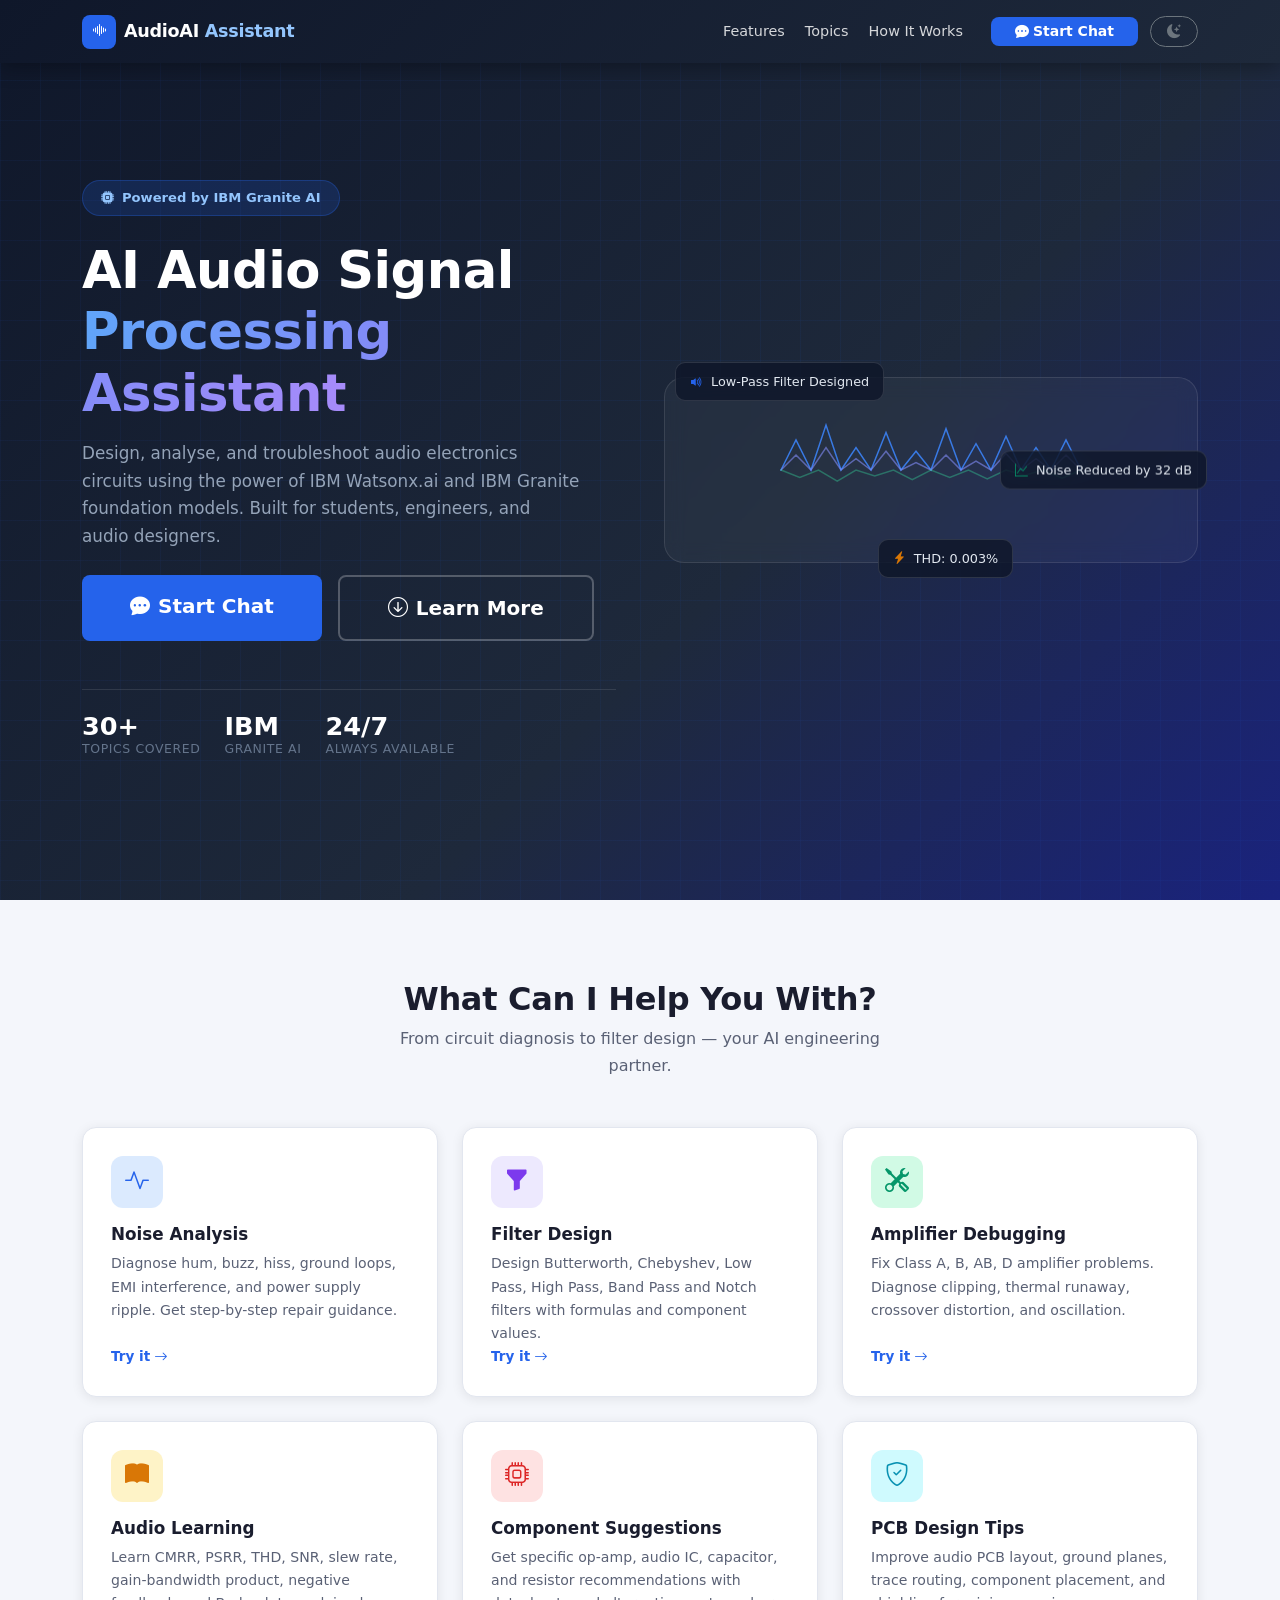
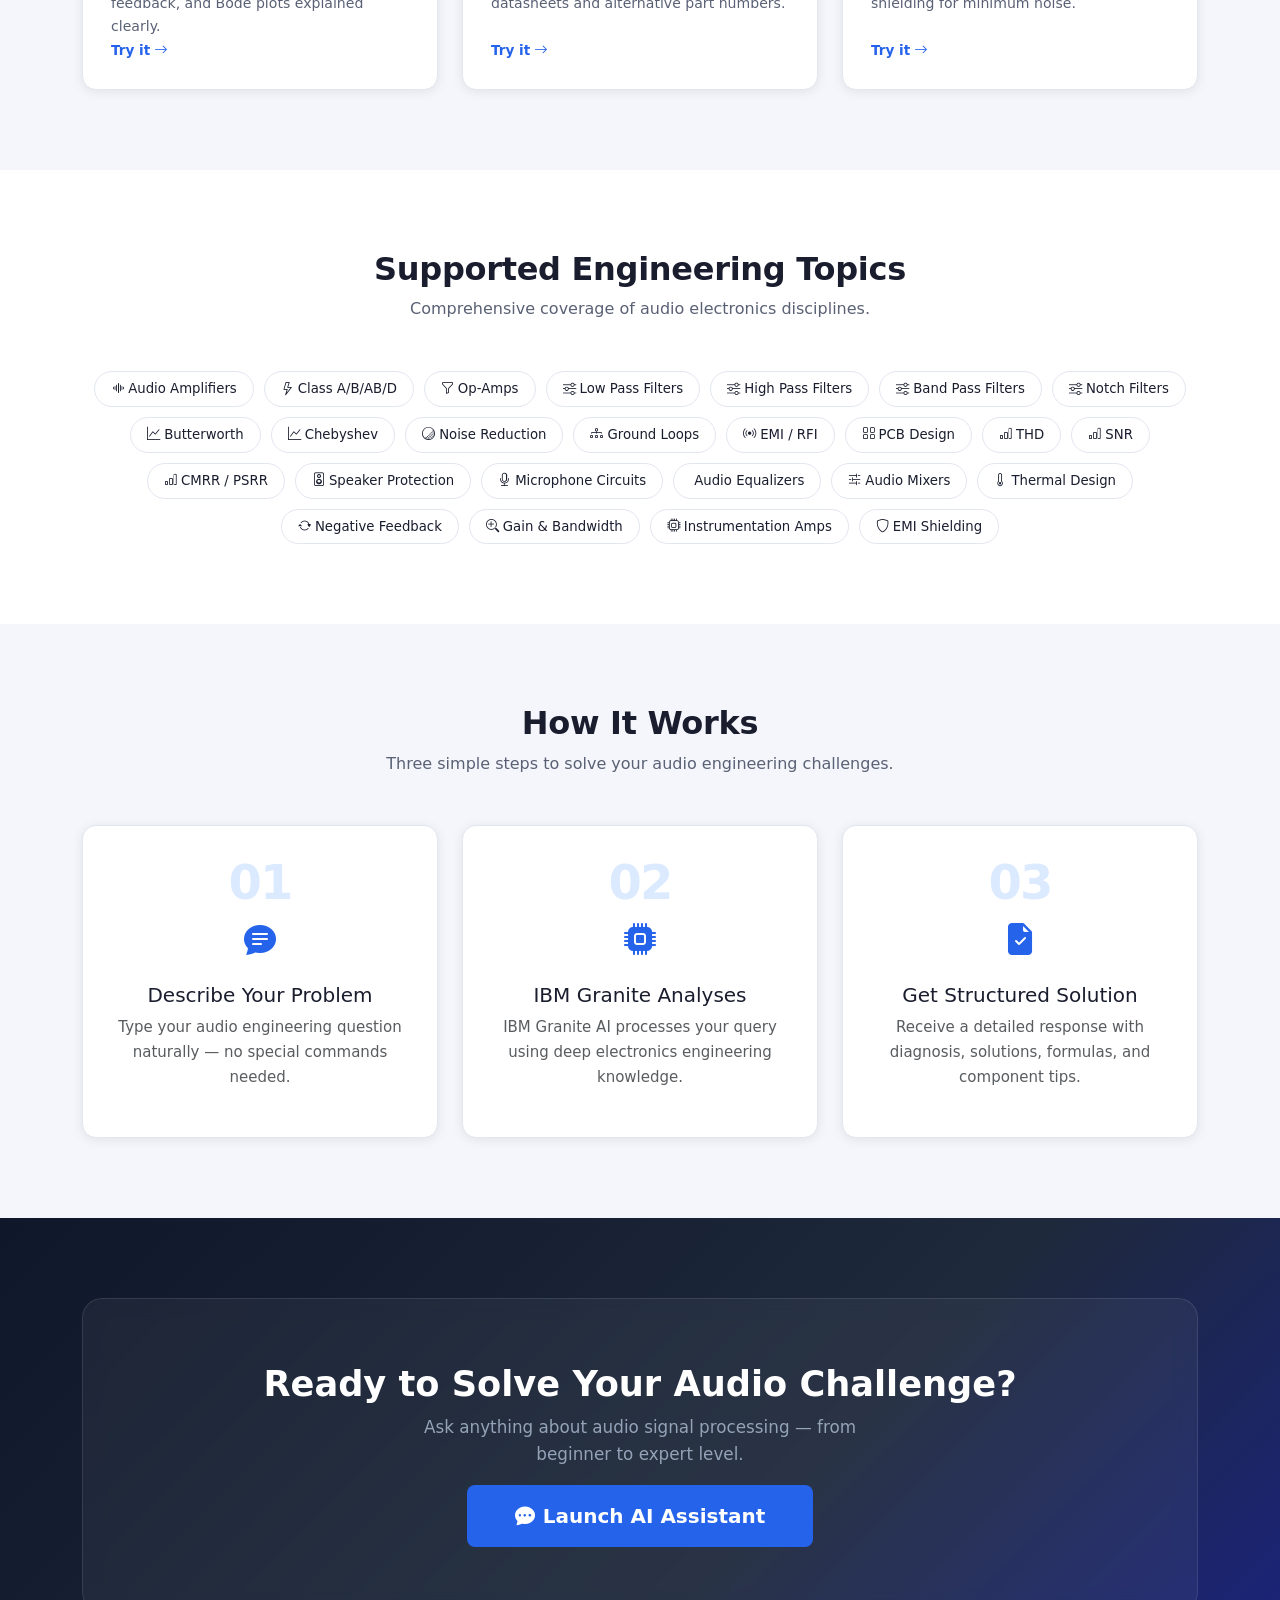
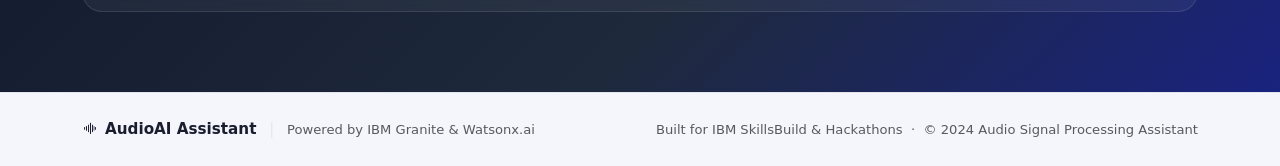
<file: templates/index.html>
<!DOCTYPE html>
<html lang="en" data-theme="light">
<head>
  <meta charset="UTF-8" />
  <meta name="viewport" content="width=device-width, initial-scale=1.0" />
  <title>Audio Signal Processing Assistant | IBM Granite AI</title>
  <meta name="description"
        content="AI-powered Audio Signal Processing Assistant using IBM Granite. Design, analyse and troubleshoot audio electronics circuits." />
  <!-- Bootstrap 5 -->
  <link href="https://cdn.jsdelivr.net/npm/bootstrap@5.3.3/dist/css/bootstrap.min.css" rel="stylesheet" />
  <!-- Bootstrap Icons -->
  <link href="https://cdn.jsdelivr.net/npm/bootstrap-icons@1.11.3/font/bootstrap-icons.min.css" rel="stylesheet" />
  <!-- Custom CSS -->
  <link rel="stylesheet" href="/static/style.css" />
</head>
<body>

<!-- =====================================================================
     NAVIGATION BAR
     ===================================================================== -->
<nav class="navbar navbar-expand-lg navbar-dark fixed-top" id="mainNav">
  <div class="container">
    <!-- Brand -->
    <a class="navbar-brand d-flex align-items-center gap-2" href="/">
      <span class="brand-icon"><i class="bi bi-soundwave"></i></span>
      <span class="brand-text">AudioAI <span class="brand-sub">Assistant</span></span>
    </a>

    <!-- Mobile toggle -->
    <button class="navbar-toggler border-0" type="button" data-bs-toggle="collapse"
            data-bs-target="#navbarNav" aria-label="Toggle navigation">
      <span class="navbar-toggler-icon"></span>
    </button>

    <div class="collapse navbar-collapse" id="navbarNav">
      <ul class="navbar-nav ms-auto align-items-lg-center gap-1">
        <li class="nav-item"><a class="nav-link" href="#features">Features</a></li>
        <li class="nav-item"><a class="nav-link" href="#topics">Topics</a></li>
        <li class="nav-item"><a class="nav-link" href="#how-it-works">How It Works</a></li>
        <li class="nav-item ms-lg-3">
          <a class="btn btn-accent btn-sm px-4" href="/chat">
            <i class="bi bi-chat-dots-fill me-1"></i>Start Chat
          </a>
        </li>
        <!-- Dark mode toggle -->
        <li class="nav-item ms-2">
          <button id="darkToggle" class="btn btn-sm btn-outline-secondary rounded-pill px-3"
                  aria-label="Toggle dark mode">
            <i class="bi bi-moon-stars-fill"></i>
          </button>
        </li>
      </ul>
    </div>
  </div>
</nav>

<!-- =====================================================================
     HERO SECTION
     ===================================================================== -->
<header class="hero-section d-flex align-items-center" id="hero">
  <div class="hero-bg-grid"></div>
  <div class="container position-relative">
    <div class="row align-items-center g-5">
      <div class="col-lg-6">
        <!-- Badge -->
        <div class="hero-badge mb-4">
          <i class="bi bi-cpu-fill me-2"></i>Powered by IBM Granite AI
        </div>
        <!-- Headline -->
        <h1 class="hero-title">
          AI Audio Signal<br />
          <span class="gradient-text">Processing Assistant</span>
        </h1>
        <p class="hero-subtitle mt-3 mb-4">
          Design, analyse, and troubleshoot audio electronics circuits using
          the power of IBM Watsonx.ai and IBM Granite foundation models.
          Built for students, engineers, and audio designers.
        </p>
        <div class="d-flex flex-wrap gap-3">
          <a href="/chat" class="btn btn-accent btn-lg px-5 py-3">
            <i class="bi bi-chat-dots-fill me-2"></i>Start Chat
          </a>
          <a href="#features" class="btn btn-outline-hero btn-lg px-5 py-3">
            <i class="bi bi-arrow-down-circle me-2"></i>Learn More
          </a>
        </div>
        <!-- Stats row -->
        <div class="hero-stats mt-5 d-flex flex-wrap gap-4">
          <div class="stat-item">
            <span class="stat-number">30+</span>
            <span class="stat-label">Topics Covered</span>
          </div>
          <div class="stat-item">
            <span class="stat-number">IBM</span>
            <span class="stat-label">Granite AI</span>
          </div>
          <div class="stat-item">
            <span class="stat-number">24/7</span>
            <span class="stat-label">Always Available</span>
          </div>
        </div>
      </div>
      <!-- Hero visual -->
      <div class="col-lg-6 d-none d-lg-block">
        <div class="hero-visual">
          <div class="waveform-container">
            <svg viewBox="0 0 400 160" xmlns="http://www.w3.org/2000/svg" class="waveform-svg">
              <polyline class="wave wave-1"
                points="0,80 20,40 40,80 60,20 80,80 100,50 120,80 140,30 160,80 180,55 200,80 220,25 240,80 260,45 280,80 300,35 320,80 340,50 360,80 380,40 400,80"/>
              <polyline class="wave wave-2"
                points="0,80 20,60 40,80 60,50 80,80 100,65 120,80 140,55 160,80 180,70 200,80 220,60 240,80 260,68 280,80 300,58 320,80 340,65 360,80 380,60 400,80"/>
              <polyline class="wave wave-3"
                points="0,80 25,90 50,80 75,95 100,80 125,88 150,80 175,93 200,80 225,90 250,80 275,92 300,80 325,87 350,80 375,91 400,80"/>
            </svg>
          </div>
          <!-- Floating info cards -->
          <div class="float-card float-card-1">
            <i class="bi bi-volume-up-fill text-accent"></i>
            <span>Low-Pass Filter Designed</span>
          </div>
          <div class="float-card float-card-2">
            <i class="bi bi-graph-up text-success"></i>
            <span>Noise Reduced by 32 dB</span>
          </div>
          <div class="float-card float-card-3">
            <i class="bi bi-lightning-charge-fill text-warning"></i>
            <span>THD: 0.003%</span>
          </div>
        </div>
      </div>
    </div>
  </div>
</header>

<!-- =====================================================================
     FEATURE CARDS
     ===================================================================== -->
<section class="section-padding bg-surface" id="features">
  <div class="container">
    <div class="section-header text-center mb-5">
      <h2 class="section-title">What Can I Help You With?</h2>
      <p class="section-subtitle">
        From circuit diagnosis to filter design — your AI engineering partner.
      </p>
    </div>
    <div class="row g-4">
      <!-- Card 1 -->
      <div class="col-sm-6 col-lg-4">
        <div class="feature-card h-100" data-aos="fade-up">
          <div class="feature-icon feature-icon--blue">
            <i class="bi bi-activity"></i>
          </div>
          <h5 class="feature-title mt-3">Noise Analysis</h5>
          <p class="feature-text">
            Diagnose hum, buzz, hiss, ground loops, EMI interference, and
            power supply ripple. Get step-by-step repair guidance.
          </p>
          <a href="/chat?q=Why+is+my+amplifier+humming" class="feature-link mt-auto">
            Try it <i class="bi bi-arrow-right ms-1"></i>
          </a>
        </div>
      </div>
      <!-- Card 2 -->
      <div class="col-sm-6 col-lg-4">
        <div class="feature-card h-100" data-aos="fade-up" data-aos-delay="100">
          <div class="feature-icon feature-icon--purple">
            <i class="bi bi-funnel-fill"></i>
          </div>
          <h5 class="feature-title mt-3">Filter Design</h5>
          <p class="feature-text">
            Design Butterworth, Chebyshev, Low Pass, High Pass, Band Pass
            and Notch filters with formulas and component values.
          </p>
          <a href="/chat?q=Design+a+2kHz+low+pass+filter" class="feature-link mt-auto">
            Try it <i class="bi bi-arrow-right ms-1"></i>
          </a>
        </div>
      </div>
      <!-- Card 3 -->
      <div class="col-sm-6 col-lg-4">
        <div class="feature-card h-100" data-aos="fade-up" data-aos-delay="200">
          <div class="feature-icon feature-icon--green">
            <i class="bi bi-tools"></i>
          </div>
          <h5 class="feature-title mt-3">Amplifier Debugging</h5>
          <p class="feature-text">
            Fix Class A, B, AB, D amplifier problems. Diagnose clipping,
            thermal runaway, crossover distortion, and oscillation.
          </p>
          <a href="/chat?q=My+Class+AB+amplifier+is+clipping" class="feature-link mt-auto">
            Try it <i class="bi bi-arrow-right ms-1"></i>
          </a>
        </div>
      </div>
      <!-- Card 4 -->
      <div class="col-sm-6 col-lg-4">
        <div class="feature-card h-100" data-aos="fade-up" data-aos-delay="300">
          <div class="feature-icon feature-icon--orange">
            <i class="bi bi-book-fill"></i>
          </div>
          <h5 class="feature-title mt-3">Audio Learning</h5>
          <p class="feature-text">
            Learn CMRR, PSRR, THD, SNR, slew rate, gain-bandwidth product,
            negative feedback, and Bode plots explained clearly.
          </p>
          <a href="/chat?q=Explain+Total+Harmonic+Distortion" class="feature-link mt-auto">
            Try it <i class="bi bi-arrow-right ms-1"></i>
          </a>
        </div>
      </div>
      <!-- Card 5 -->
      <div class="col-sm-6 col-lg-4">
        <div class="feature-card h-100" data-aos="fade-up" data-aos-delay="400">
          <div class="feature-icon feature-icon--red">
            <i class="bi bi-cpu"></i>
          </div>
          <h5 class="feature-title mt-3">Component Suggestions</h5>
          <p class="feature-text">
            Get specific op-amp, audio IC, capacitor, and resistor
            recommendations with datasheets and alternative part numbers.
          </p>
          <a href="/chat?q=Best+op-amp+for+microphone+preamp" class="feature-link mt-auto">
            Try it <i class="bi bi-arrow-right ms-1"></i>
          </a>
        </div>
      </div>
      <!-- Card 6 -->
      <div class="col-sm-6 col-lg-4">
        <div class="feature-card h-100" data-aos="fade-up" data-aos-delay="500">
          <div class="feature-icon feature-icon--teal">
            <i class="bi bi-shield-check"></i>
          </div>
          <h5 class="feature-title mt-3">PCB Design Tips</h5>
          <p class="feature-text">
            Improve audio PCB layout, ground planes, trace routing, component
            placement, and shielding for minimum noise.
          </p>
          <a href="/chat?q=How+to+reduce+PCB+noise+in+audio" class="feature-link mt-auto">
            Try it <i class="bi bi-arrow-right ms-1"></i>
          </a>
        </div>
      </div>
    </div>
  </div>
</section>

<!-- =====================================================================
     TOPICS SECTION
     ===================================================================== -->
<section class="section-padding" id="topics">
  <div class="container">
    <div class="section-header text-center mb-5">
      <h2 class="section-title">Supported Engineering Topics</h2>
      <p class="section-subtitle">Comprehensive coverage of audio electronics disciplines.</p>
    </div>
    <div class="topics-grid">
      <span class="topic-tag"><i class="bi bi-soundwave me-1"></i>Audio Amplifiers</span>
      <span class="topic-tag"><i class="bi bi-lightning me-1"></i>Class A/B/AB/D</span>
      <span class="topic-tag"><i class="bi bi-funnel me-1"></i>Op-Amps</span>
      <span class="topic-tag"><i class="bi bi-sliders me-1"></i>Low Pass Filters</span>
      <span class="topic-tag"><i class="bi bi-sliders me-1"></i>High Pass Filters</span>
      <span class="topic-tag"><i class="bi bi-sliders me-1"></i>Band Pass Filters</span>
      <span class="topic-tag"><i class="bi bi-sliders me-1"></i>Notch Filters</span>
      <span class="topic-tag"><i class="bi bi-graph-up me-1"></i>Butterworth</span>
      <span class="topic-tag"><i class="bi bi-graph-up me-1"></i>Chebyshev</span>
      <span class="topic-tag"><i class="bi bi-noise-reduction me-1"></i>Noise Reduction</span>
      <span class="topic-tag"><i class="bi bi-diagram-3 me-1"></i>Ground Loops</span>
      <span class="topic-tag"><i class="bi bi-broadcast me-1"></i>EMI / RFI</span>
      <span class="topic-tag"><i class="bi bi-grid me-1"></i>PCB Design</span>
      <span class="topic-tag"><i class="bi bi-bar-chart me-1"></i>THD</span>
      <span class="topic-tag"><i class="bi bi-bar-chart me-1"></i>SNR</span>
      <span class="topic-tag"><i class="bi bi-bar-chart me-1"></i>CMRR / PSRR</span>
      <span class="topic-tag"><i class="bi bi-speaker me-1"></i>Speaker Protection</span>
      <span class="topic-tag"><i class="bi bi-mic me-1"></i>Microphone Circuits</span>
      <span class="topic-tag"><i class="bi bi-equalizer me-1"></i>Audio Equalizers</span>
      <span class="topic-tag"><i class="bi bi-sliders2 me-1"></i>Audio Mixers</span>
      <span class="topic-tag"><i class="bi bi-thermometer me-1"></i>Thermal Design</span>
      <span class="topic-tag"><i class="bi bi-arrow-repeat me-1"></i>Negative Feedback</span>
      <span class="topic-tag"><i class="bi bi-zoom-in me-1"></i>Gain & Bandwidth</span>
      <span class="topic-tag"><i class="bi bi-cpu me-1"></i>Instrumentation Amps</span>
      <span class="topic-tag"><i class="bi bi-shield me-1"></i>EMI Shielding</span>
    </div>
  </div>
</section>

<!-- =====================================================================
     HOW IT WORKS
     ===================================================================== -->
<section class="section-padding bg-surface" id="how-it-works">
  <div class="container">
    <div class="section-header text-center mb-5">
      <h2 class="section-title">How It Works</h2>
      <p class="section-subtitle">Three simple steps to solve your audio engineering challenges.</p>
    </div>
    <div class="row g-4 justify-content-center">
      <div class="col-md-4 text-center">
        <div class="step-card">
          <div class="step-number">01</div>
          <div class="step-icon"><i class="bi bi-chat-text-fill"></i></div>
          <h5 class="mt-3">Describe Your Problem</h5>
          <p class="text-muted">Type your audio engineering question naturally — no special commands needed.</p>
        </div>
      </div>
      <div class="col-md-4 text-center">
        <div class="step-card">
          <div class="step-number">02</div>
          <div class="step-icon"><i class="bi bi-cpu-fill"></i></div>
          <h5 class="mt-3">IBM Granite Analyses</h5>
          <p class="text-muted">IBM Granite AI processes your query using deep electronics engineering knowledge.</p>
        </div>
      </div>
      <div class="col-md-4 text-center">
        <div class="step-card">
          <div class="step-number">03</div>
          <div class="step-icon"><i class="bi bi-file-earmark-check-fill"></i></div>
          <h5 class="mt-3">Get Structured Solution</h5>
          <p class="text-muted">Receive a detailed response with diagnosis, solutions, formulas, and component tips.</p>
        </div>
      </div>
    </div>
  </div>
</section>

<!-- =====================================================================
     CTA SECTION
     ===================================================================== -->
<section class="cta-section section-padding">
  <div class="container">
    <div class="cta-card text-center">
      <h2 class="cta-title">Ready to Solve Your Audio Challenge?</h2>
      <p class="cta-subtitle">
        Ask anything about audio signal processing — from beginner to expert level.
      </p>
      <a href="/chat" class="btn btn-accent btn-lg px-5 py-3 mt-3">
        <i class="bi bi-chat-dots-fill me-2"></i>Launch AI Assistant
      </a>
    </div>
  </div>
</section>

<!-- =====================================================================
     FOOTER
     ===================================================================== -->
<footer class="site-footer">
  <div class="container">
    <div class="row align-items-center">
      <div class="col-md-6 text-center text-md-start mb-3 mb-md-0">
        <span class="footer-brand"><i class="bi bi-soundwave me-2"></i>AudioAI Assistant</span>
        <span class="footer-sep mx-2">|</span>
        <span class="text-muted small">Powered by IBM Granite &amp; Watsonx.ai</span>
      </div>
      <div class="col-md-6 text-center text-md-end">
        <span class="text-muted small">
          Built for IBM SkillsBuild &amp; Hackathons &nbsp;·&nbsp;
          &copy; 2024 Audio Signal Processing Assistant
        </span>
      </div>
    </div>
  </div>
</footer>

<!-- Bootstrap JS -->
<script src="https://cdn.jsdelivr.net/npm/bootstrap@5.3.3/dist/js/bootstrap.bundle.min.js"></script>
<!-- Custom JS -->
<script src="/static/script.js"></script>
</body>
</html>
</file>
<file: static/style.css>
/*
 * =============================================================================
 * Audio Signal Processing Assistant – Master Stylesheet
 * =============================================================================
 * Clean, professional design with dark-mode support.
 * Follows electronics / tech aesthetic.
 * =============================================================================
 */

/* ============================================================
   1. CSS CUSTOM PROPERTIES (Design Tokens)
   ============================================================ */
:root {
  /* Palette – Light Mode */
  --bg:          #ffffff;
  --bg-surface:  #f4f6fb;
  --bg-card:     #ffffff;
  --border:      #e2e6ef;
  --text:        #1a1d2e;
  --text-muted:  #5a6175;
  --accent:      #2563eb;
  --accent-light:#dbeafe;
  --accent-dark: #1d4ed8;
  --purple:      #7c3aed;
  --purple-light:#ede9fe;
  --green:       #059669;
  --green-light: #d1fae5;
  --orange:      #d97706;
  --orange-light:#fef3c7;
  --red:         #dc2626;
  --red-light:   #fee2e2;
  --teal:        #0891b2;
  --teal-light:  #cffafe;

  /* Navbar */
  --nav-bg: linear-gradient(135deg, #0f172a 0%, #1e293b 100%);
  --nav-shadow: 0 2px 20px rgba(0,0,0,.35);

  /* Hero */
  --hero-bg: linear-gradient(135deg, #0f172a 0%, #1e293b 60%, #1a237e 100%);

  /* Cards */
  --card-shadow: 0 2px 12px rgba(0,0,0,.08);
  --card-shadow-hover: 0 8px 32px rgba(37,99,235,.15);
  --card-radius: 14px;

  /* Chat */
  --user-bubble:  #2563eb;
  --ai-bubble:    var(--bg-surface);
  --ai-bubble-border: var(--border);
  --chat-bg:      #f0f2f7;

  /* Misc */
  --radius-sm: 8px;
  --radius-md: 12px;
  --transition: 0.22s ease;
}

/* Dark Mode overrides */
[data-theme="dark"] {
  --bg:          #0d1117;
  --bg-surface:  #161b22;
  --bg-card:     #1c2333;
  --border:      #30363d;
  --text:        #e6edf3;
  --text-muted:  #8b949e;
  --accent:      #58a6ff;
  --accent-light:#1f3a6e;
  --accent-dark: #79b8ff;
  --purple:      #bc8cff;
  --purple-light:#2a1f5e;
  --green:       #3fb950;
  --green-light: #1a3d28;
  --orange:      #f0a030;
  --orange-light:#3d2c10;
  --red:         #f85149;
  --red-light:   #3d1a1a;
  --teal:        #39c5cf;
  --teal-light:  #103038;
  --nav-bg: linear-gradient(135deg, #010409 0%, #0d1117 100%);
  --hero-bg: linear-gradient(135deg, #010409 0%, #0d1117 60%, #0f1a45 100%);
  --card-shadow: 0 2px 12px rgba(0,0,0,.5);
  --card-shadow-hover: 0 8px 32px rgba(88,166,255,.15);
  --user-bubble:  #1f6feb;
  --ai-bubble:    #1c2333;
  --ai-bubble-border: #30363d;
  --chat-bg:      #0d1117;
}

/* ============================================================
   2. BASE RESET & GLOBAL
   ============================================================ */
*, *::before, *::after { box-sizing: border-box; }

html { scroll-behavior: smooth; }

body {
  font-family: -apple-system, "Segoe UI", system-ui, sans-serif;
  font-size: 15px;
  line-height: 1.65;
  background: var(--bg);
  color: var(--text);
  transition: background var(--transition), color var(--transition);
}

a { color: var(--accent); text-decoration: none; }
a:hover { color: var(--accent-dark); }

::-webkit-scrollbar { width: 6px; height: 6px; }
::-webkit-scrollbar-track { background: transparent; }
::-webkit-scrollbar-thumb { background: var(--border); border-radius: 99px; }

/* ============================================================
   3. UTILITY CLASSES
   ============================================================ */
.bg-surface   { background: var(--bg-surface) !important; }
.section-padding { padding: 80px 0; }
.gradient-text {
  background: linear-gradient(90deg, #60a5fa, #818cf8, #a78bfa);
  -webkit-background-clip: text;
  -webkit-text-fill-color: transparent;
  background-clip: text;
}
.text-accent  { color: var(--accent) !important; }
.text-success { color: var(--green) !important; }
.text-warning { color: var(--orange) !important; }

/* ============================================================
   4. NAVIGATION
   ============================================================ */
#mainNav {
  background: var(--nav-bg);
  box-shadow: var(--nav-shadow);
  padding: 0.6rem 0;
  transition: background var(--transition);
}
#mainNav.scrolled { padding: 0.4rem 0; }

.brand-icon {
  display: flex; align-items: center; justify-content: center;
  width: 34px; height: 34px;
  background: var(--accent);
  border-radius: 8px;
  font-size: 1rem;
}
.brand-text { font-weight: 700; font-size: 1.1rem; color: #fff; letter-spacing: -.3px; }
.brand-sub  { color: #93c5fd; }

.nav-link { color: rgba(255,255,255,.82) !important; font-size: 0.9rem; font-weight: 500; }
.nav-link:hover { color: #fff !important; }

.btn-accent {
  background: var(--accent);
  color: #fff !important;
  border: none;
  border-radius: 8px;
  font-weight: 600;
  transition: background var(--transition), transform .15s;
}
.btn-accent:hover { background: var(--accent-dark); transform: translateY(-1px); }

.model-badge {
  background: rgba(37,99,235,.2);
  color: #93c5fd;
  border: 1px solid rgba(37,99,235,.4);
  border-radius: 99px;
  font-size: 0.78rem;
  font-weight: 600;
  padding: 3px 12px;
}

/* ============================================================
   5. HERO SECTION
   ============================================================ */
.hero-section {
  min-height: 100vh;
  background: var(--hero-bg);
  padding: 120px 0 80px;
  position: relative;
  overflow: hidden;
}

.hero-bg-grid {
  position: absolute; inset: 0;
  background-image:
    linear-gradient(rgba(37,99,235,.06) 1px, transparent 1px),
    linear-gradient(90deg, rgba(37,99,235,.06) 1px, transparent 1px);
  background-size: 40px 40px;
}

.hero-badge {
  display: inline-flex; align-items: center;
  background: rgba(37,99,235,.18);
  color: #93c5fd;
  border: 1px solid rgba(37,99,235,.3);
  border-radius: 99px;
  padding: 6px 18px;
  font-size: 0.82rem;
  font-weight: 600;
}

.hero-title {
  font-size: clamp(2rem, 4.5vw, 3.2rem);
  font-weight: 800;
  color: #fff;
  line-height: 1.2;
  letter-spacing: -.5px;
}

.hero-subtitle {
  font-size: 1.05rem;
  color: #94a3b8;
  max-width: 500px;
}

.btn-outline-hero {
  border: 2px solid rgba(255,255,255,.25);
  color: #fff !important;
  border-radius: 8px;
  font-weight: 600;
  transition: border-color var(--transition), background var(--transition);
}
.btn-outline-hero:hover {
  border-color: rgba(255,255,255,.55);
  background: rgba(255,255,255,.06);
}

/* Hero stats */
.hero-stats { border-top: 1px solid rgba(255,255,255,.1); padding-top: 1.5rem; }
.stat-item  { display: flex; flex-direction: column; }
.stat-number { font-size: 1.6rem; font-weight: 800; color: #fff; line-height: 1; }
.stat-label  { font-size: 0.78rem; color: #64748b; text-transform: uppercase; letter-spacing: .6px; }

/* Hero visual */
.hero-visual {
  position: relative;
  padding: 2rem;
  background: rgba(255,255,255,.04);
  border: 1px solid rgba(255,255,255,.1);
  border-radius: 20px;
  backdrop-filter: blur(10px);
}

.waveform-container { width: 100%; }
.waveform-svg { width: 100%; height: 120px; }

.wave {
  fill: none;
  stroke-width: 2;
  stroke-linecap: round;
}
.wave-1 { stroke: #3b82f6; opacity: .9; animation: wavePulse 2.8s ease-in-out infinite; }
.wave-2 { stroke: #818cf8; opacity: .6; animation: wavePulse 3.4s ease-in-out infinite reverse; }
.wave-3 { stroke: #34d399; opacity: .4; animation: wavePulse 4s ease-in-out infinite; }

@keyframes wavePulse {
  0%, 100% { opacity: .9; transform: scaleY(1); }
  50%       { opacity: .5; transform: scaleY(.8); }
}

/* Floating cards */
.float-card {
  position: absolute;
  background: rgba(15,23,42,.85);
  border: 1px solid rgba(255,255,255,.12);
  border-radius: 10px;
  padding: 8px 14px;
  font-size: 0.8rem;
  color: #e2e8f0;
  display: flex; align-items: center; gap: 8px;
  backdrop-filter: blur(8px);
  animation: floatUp 3s ease-in-out infinite;
}
.float-card-1 { top: -16px; left: 10px;  animation-delay: 0s; }
.float-card-2 { top: 50%;   right: -10px; transform: translateY(-50%); animation-delay: 1s; }
.float-card-3 { bottom: -16px; left: 40%; animation-delay: 2s; }

@keyframes floatUp {
  0%, 100% { transform: translateY(0); }
  50%       { transform: translateY(-6px); }
}
.float-card-2 { animation: floatUpMid 3s ease-in-out infinite; }
@keyframes floatUpMid {
  0%, 100% { transform: translateY(-50%); }
  50%       { transform: translateY(calc(-50% - 6px)); }
}

/* ============================================================
   6. SECTION HEADERS
   ============================================================ */
.section-title {
  font-size: clamp(1.5rem, 3vw, 2rem);
  font-weight: 800;
  color: var(--text);
  letter-spacing: -.3px;
}
.section-subtitle {
  font-size: 1rem;
  color: var(--text-muted);
  max-width: 520px;
  margin: 0 auto;
}

/* ============================================================
   7. FEATURE CARDS
   ============================================================ */
.feature-card {
  background: var(--bg-card);
  border: 1px solid var(--border);
  border-radius: var(--card-radius);
  padding: 1.75rem;
  display: flex;
  flex-direction: column;
  box-shadow: var(--card-shadow);
  transition: transform var(--transition), box-shadow var(--transition), border-color var(--transition);
}
.feature-card:hover {
  transform: translateY(-4px);
  box-shadow: var(--card-shadow-hover);
  border-color: var(--accent);
}

.feature-icon {
  width: 52px; height: 52px;
  border-radius: 12px;
  display: flex; align-items: center; justify-content: center;
  font-size: 1.5rem;
}
.feature-icon--blue   { background: var(--accent-light);  color: var(--accent); }
.feature-icon--purple { background: var(--purple-light);  color: var(--purple); }
.feature-icon--green  { background: var(--green-light);   color: var(--green); }
.feature-icon--orange { background: var(--orange-light);  color: var(--orange); }
.feature-icon--red    { background: var(--red-light);     color: var(--red); }
.feature-icon--teal   { background: var(--teal-light);    color: var(--teal); }

.feature-title { font-size: 1.05rem; font-weight: 700; color: var(--text); }
.feature-text  { font-size: 0.88rem; color: var(--text-muted); flex: 1; margin: 0; }
.feature-link  {
  font-size: 0.85rem; font-weight: 600; color: var(--accent);
  display: inline-flex; align-items: center;
  transition: gap var(--transition);
}
.feature-link:hover { gap: 6px; color: var(--accent-dark); }

/* ============================================================
   8. TOPICS GRID
   ============================================================ */
.topics-grid {
  display: flex;
  flex-wrap: wrap;
  gap: 10px;
  justify-content: center;
}
.topic-tag {
  display: inline-flex; align-items: center;
  padding: 6px 16px;
  background: var(--bg-card);
  border: 1px solid var(--border);
  border-radius: 99px;
  font-size: 0.83rem;
  font-weight: 500;
  color: var(--text);
  transition: background var(--transition), border-color var(--transition), color var(--transition);
  cursor: default;
}
.topic-tag:hover {
  background: var(--accent-light);
  border-color: var(--accent);
  color: var(--accent);
}

/* ============================================================
   9. HOW IT WORKS STEPS
   ============================================================ */
.step-card {
  padding: 2rem 1.5rem;
  background: var(--bg-card);
  border: 1px solid var(--border);
  border-radius: var(--card-radius);
  box-shadow: var(--card-shadow);
  position: relative;
}
.step-number {
  font-size: 3rem;
  font-weight: 900;
  color: var(--accent-light);
  line-height: 1;
  margin-bottom: 0.5rem;
  letter-spacing: -2px;
}
[data-theme="dark"] .step-number { color: rgba(37,99,235,.3); }
.step-icon {
  font-size: 2rem;
  color: var(--accent);
}

/* ============================================================
   10. CTA SECTION
   ============================================================ */
.cta-section { background: var(--hero-bg); }
.cta-card {
  background: rgba(255,255,255,.05);
  border: 1px solid rgba(255,255,255,.1);
  border-radius: 20px;
  padding: 4rem 2rem;
  backdrop-filter: blur(10px);
}
.cta-title    { font-size: clamp(1.5rem, 3vw, 2.2rem); font-weight: 800; color: #fff; }
.cta-subtitle { color: #94a3b8; font-size: 1.05rem; max-width: 480px; margin: 0 auto; }

/* ============================================================
   11. FOOTER
   ============================================================ */
.site-footer {
  background: var(--bg-surface);
  border-top: 1px solid var(--border);
  padding: 24px 0;
}
.footer-brand { font-weight: 700; color: var(--text); font-size: 0.95rem; }
.footer-sep   { color: var(--border); }

/* ============================================================
   12. CHAT LAYOUT
   ============================================================ */
.chat-body {
  background: var(--chat-bg);
  overflow: hidden;
}

.chat-layout {
  display: flex;
  height: 100vh;
  padding-top: 60px; /* navbar height */
}

/* --- Sidebar --- */
.chat-sidebar {
  width: 240px;
  min-width: 240px;
  background: var(--bg-surface);
  border-right: 1px solid var(--border);
  overflow-y: auto;
  padding: 1rem 0.75rem;
  display: flex;
  flex-direction: column;
  gap: 4px;
  transition: transform var(--transition);
}

.sidebar-header {
  font-size: 0.82rem;
  font-weight: 700;
  text-transform: uppercase;
  letter-spacing: .8px;
  color: var(--text-muted);
  padding: 0.5rem 0.5rem 0.75rem;
  border-bottom: 1px solid var(--border);
  margin-bottom: 0.5rem;
}

.sidebar-section-label {
  font-size: 0.73rem;
  font-weight: 700;
  text-transform: uppercase;
  letter-spacing: .7px;
  color: var(--text-muted);
  padding: 0.75rem 0.5rem 0.25rem;
}

.quick-btn {
  width: 100%;
  text-align: left;
  background: transparent;
  border: 1px solid transparent;
  border-radius: 8px;
  padding: 6px 10px;
  font-size: 0.82rem;
  color: var(--text);
  cursor: pointer;
  transition: background var(--transition), border-color var(--transition);
  line-height: 1.4;
}
.quick-btn:hover {
  background: var(--accent-light);
  border-color: var(--accent);
  color: var(--accent);
}
[data-theme="dark"] .quick-btn:hover {
  background: rgba(37,99,235,.2);
}

/* --- Chat Main --- */
.chat-main {
  flex: 1;
  display: flex;
  flex-direction: column;
  min-width: 0;
  overflow: hidden;
}

/* Chat window (scrollable message list) */
.chat-window {
  flex: 1;
  overflow-y: auto;
  padding: 1.5rem 1.25rem;
  display: flex;
  flex-direction: column;
  gap: 1.25rem;
}

/* ============================================================
   13. CHAT MESSAGES
   ============================================================ */
.chat-message {
  display: flex;
  align-items: flex-start;
  gap: 10px;
  max-width: 820px;
  animation: msgSlideIn .25s ease;
}
@keyframes msgSlideIn {
  from { opacity: 0; transform: translateY(8px); }
  to   { opacity: 1; transform: translateY(0); }
}

/* User messages — right aligned */
.user-message {
  flex-direction: row-reverse;
  margin-left: auto;
}

/* Avatars */
.message-avatar {
  width: 34px; height: 34px; min-width: 34px;
  border-radius: 50%;
  display: flex; align-items: center; justify-content: center;
  font-size: 1rem;
  flex-shrink: 0;
}
.ai-avatar   { background: var(--accent);  color: #fff; }
.user-avatar { background: var(--purple);  color: #fff; }

/* Bubbles */
.message-bubble {
  max-width: min(600px, 85vw);
  border-radius: var(--card-radius);
  padding: 0.85rem 1.1rem;
  position: relative;
}

.ai-bubble {
  background: var(--ai-bubble);
  border: 1px solid var(--ai-bubble-border);
  border-top-left-radius: 4px;
}

.user-bubble {
  background: var(--user-bubble);
  color: #fff;
  border-top-right-radius: 4px;
}

.message-header {
  display: flex; align-items: center; gap: 8px;
  margin-bottom: 6px;
}
.message-sender {
  font-size: 0.8rem; font-weight: 700;
  color: var(--text-muted);
}
.user-bubble .message-sender { color: rgba(255,255,255,.75); }
.message-badge {
  font-size: 0.68rem; font-weight: 600;
  background: var(--accent-light); color: var(--accent);
  border-radius: 99px; padding: 1px 8px;
}

.message-body { font-size: 0.9rem; color: var(--text); }
.user-bubble .message-body { color: #fff; }

.message-body h1, .message-body h2, .message-body h3 {
  font-size: 0.95rem; font-weight: 700; margin: 0.75rem 0 0.4rem;
}
.message-body p { margin: 0 0 0.5rem; }
.message-body ul, .message-body ol { padding-left: 1.25rem; margin: 0 0 0.5rem; }
.message-body li { margin-bottom: 2px; }
.message-body code {
  background: rgba(37,99,235,.1);
  border-radius: 4px;
  padding: 1px 5px;
  font-size: 0.85em;
  font-family: "Consolas", "Monaco", monospace;
}
.message-body pre {
  background: #0d1117;
  color: #c9d1d9;
  border-radius: 8px;
  padding: 12px 14px;
  overflow-x: auto;
  font-size: 0.82rem;
  margin: 0.5rem 0;
}
.message-body strong { font-weight: 700; }

.message-time {
  font-size: 0.7rem; color: var(--text-muted);
  margin-top: 6px; text-align: right;
}
.user-bubble .message-time { color: rgba(255,255,255,.6); }

/* Action buttons (copy, etc.) */
.message-actions {
  display: flex; gap: 4px;
  margin-top: 6px;
}
.action-btn {
  background: transparent;
  border: 1px solid var(--border);
  border-radius: 6px;
  padding: 3px 8px;
  font-size: 0.75rem;
  color: var(--text-muted);
  cursor: pointer;
  transition: background var(--transition), color var(--transition);
}
.action-btn:hover {
  background: var(--accent-light);
  color: var(--accent);
  border-color: var(--accent);
}

/* ============================================================
   14. TYPING INDICATOR
   ============================================================ */
.typing-indicator {
  display: none;
  align-items: center;
  gap: 10px;
  padding: 0.5rem 1.25rem;
}
.typing-indicator.visible { display: flex; }

.typing-bubble {
  display: flex; align-items: center; gap: 4px;
  background: var(--ai-bubble);
  border: 1px solid var(--ai-bubble-border);
  border-radius: 20px;
  padding: 10px 14px;
}
.typing-bubble span {
  width: 7px; height: 7px;
  background: var(--text-muted);
  border-radius: 50%;
  display: inline-block;
  animation: typingDot 1.4s infinite;
}
.typing-bubble span:nth-child(2) { animation-delay: .2s; }
.typing-bubble span:nth-child(3) { animation-delay: .4s; }

@keyframes typingDot {
  0%, 80%, 100% { transform: scale(.7); opacity: .5; }
  40%            { transform: scale(1);  opacity: 1; }
}

.typing-label {
  font-size: 0.78rem;
  color: var(--text-muted);
  font-style: italic;
}

/* ============================================================
   15. CHAT INPUT AREA
   ============================================================ */
.chat-input-area {
  border-top: 1px solid var(--border);
  background: var(--bg);
  padding: 0.85rem 1.25rem 1rem;
}

.chat-form { width: 100%; }

.input-wrapper {
  display: flex;
  align-items: flex-end;
  gap: 8px;
  background: var(--bg-surface);
  border: 1px solid var(--border);
  border-radius: 14px;
  padding: 8px 8px 8px 14px;
  transition: border-color var(--transition), box-shadow var(--transition);
}
.input-wrapper:focus-within {
  border-color: var(--accent);
  box-shadow: 0 0 0 3px rgba(37,99,235,.12);
}

.chat-input {
  flex: 1;
  background: transparent;
  border: none;
  outline: none;
  font-size: 0.92rem;
  color: var(--text);
  resize: none;
  max-height: 140px;
  line-height: 1.5;
  padding: 2px 0;
}
.chat-input::placeholder { color: var(--text-muted); }

.send-btn {
  width: 38px; height: 38px; min-width: 38px;
  background: var(--accent);
  color: #fff;
  border: none;
  border-radius: 10px;
  display: flex; align-items: center; justify-content: center;
  font-size: 1rem;
  cursor: pointer;
  transition: background var(--transition), transform .15s;
  flex-shrink: 0;
}
.send-btn:hover    { background: var(--accent-dark); transform: scale(1.05); }
.send-btn:disabled { background: var(--border); cursor: not-allowed; transform: none; }

.input-footer {
  display: flex; justify-content: space-between; align-items: center;
  margin-top: 5px;
  padding: 0 2px;
}
.char-counter { font-size: 0.72rem; color: var(--text-muted); }
.input-hint   { font-size: 0.72rem; color: var(--text-muted); }
kbd {
  display: inline-block;
  background: var(--border);
  border-radius: 4px;
  padding: 1px 5px;
  font-size: 0.7rem;
  font-family: inherit;
}

/* ============================================================
   16. RESPONSIVE — MOBILE SIDEBAR
   ============================================================ */
@media (max-width: 768px) {
  .chat-layout { flex-direction: column; }

  .chat-sidebar {
    width: 100%;
    min-width: 0;
    max-height: 180px;
    flex-direction: row;
    flex-wrap: nowrap;
    overflow-x: auto;
    overflow-y: hidden;
    padding: 0.5rem 0.75rem;
    border-right: none;
    border-bottom: 1px solid var(--border);
    gap: 6px;
  }
  .sidebar-header,
  .sidebar-section-label { display: none; }
  .quick-btn {
    white-space: nowrap;
    width: auto;
    flex-shrink: 0;
  }
}

@media (max-width: 480px) {
  .chat-window { padding: 1rem 0.75rem; }
  .chat-input-area { padding: 0.75rem 0.75rem; }
  .message-bubble { max-width: 95vw; }
  .chat-sidebar { max-height: 120px; }
}

/* ============================================================
   17. ERROR STATE
   ============================================================ */
.error-bubble {
  background: var(--red-light) !important;
  border-color: var(--red) !important;
  color: var(--red) !important;
}
.error-bubble .message-body { color: var(--red); }
</file>
